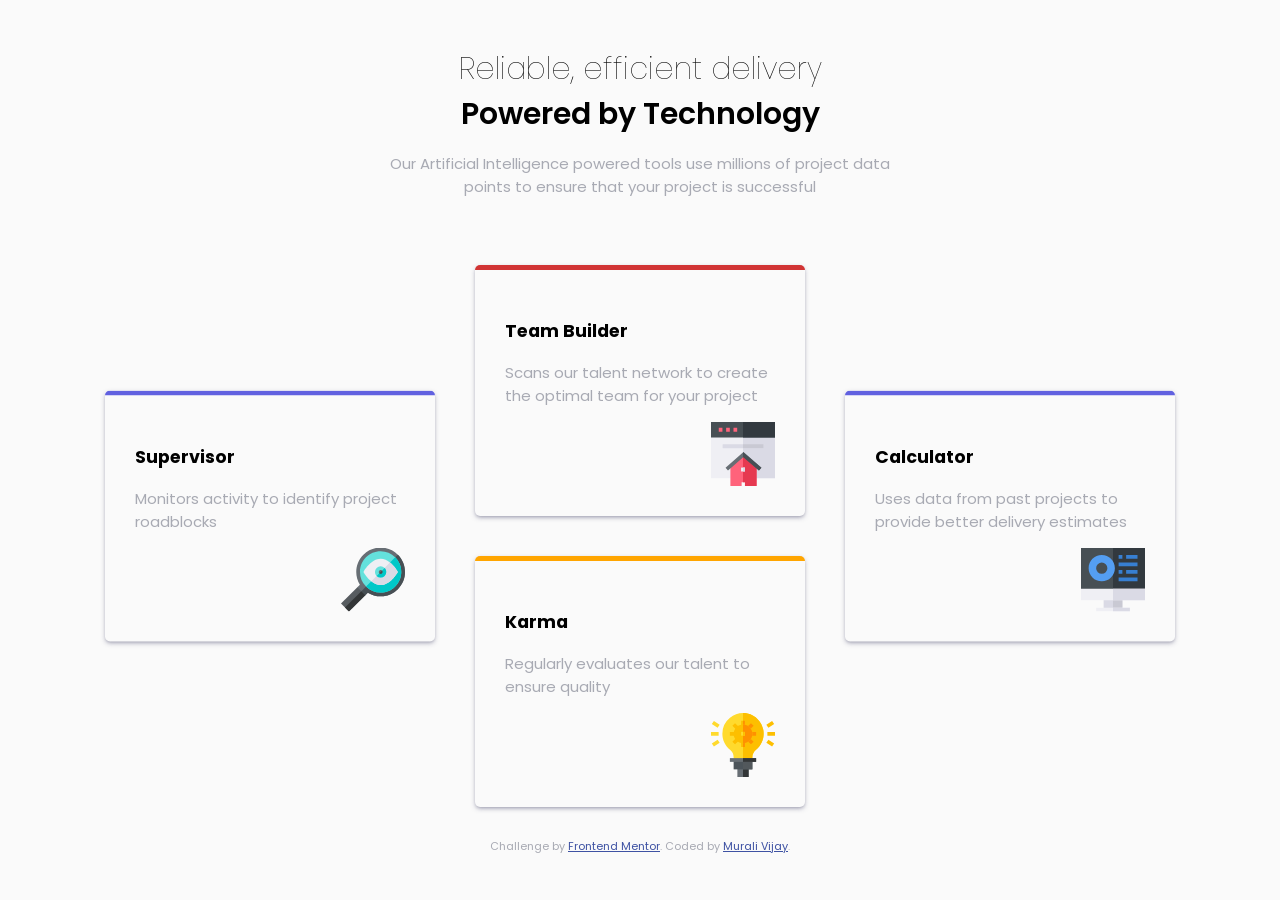
<file: index.html>
<!DOCTYPE html>
<html lang="en">
<head>
  <meta charset="UTF-8">
  <meta name="viewport" content="width=device-width, initial-scale=1.0"> <!-- displays site properly based on user's device -->

  <link rel="icon" type="image/png" sizes="32x32" href="./images/favicon-32x32.png">
  <link rel="stylesheet" href="./index.css">
  
  <title>Frontend Mentor | Four card feature section</title>

  <!-- Feel free to remove these styles or customise in your own stylesheet 👍 -->
  <style>
    .attribution { font-size: 11px; text-align: center; }
    .attribution a { color: hsl(228, 45%, 44%); }
  </style>
</head>
<body>

  <header>
   <h1>Reliable, efficient delivery</h1> 
   <h1 class="strong">Powered by Technology</h1> 
  
   <p>
    Our Artificial Intelligence powered tools use millions of project data points 
    to ensure that your project is successful
   </p> 
  </header>
  
  <div class="container">
   <div class="box box-cyan" id="push">
    <h3>Supervisor</h3>
   <p>Monitors activity to identify project roadblocks</p> 
   <img src="./icon-supervisor.svg" alt="supervisor">
   </div>
  
    <div class="box box-red" id="red-box">
     <h3>Team Builder</h3> 
   <p>Scans our talent network to create the optimal team for your project</p> 
   <img src="./icon-team-builder.svg" alt="teambuilder">
    </div> 

    <div class="box box-blue" id="push" id="blue-box">
     <h3> Calculator</h3>
   <p>Uses data from past projects to provide better delivery estimates</p> 
   <img src="./icon-calculator.svg" alt="Calculator">
    </div>

    <div class="box box-orange" id="orange-box">
      <h3>Karma</h3> 
    <p> Regularly evaluates our talent to ensure quality</p>
    <img src="./icon-karma.svg" alt="karma">
     </div>

  </div>
 
  
  <footer>
    <p class="attribution">
      Challenge by <a href="https://www.frontendmentor.io?ref=challenge" target="_blank">Frontend Mentor</a>. 
      Coded by <a href="#">Murali Vijay</a>.
    </p>
  </footer>
</body>
</html>
</file>
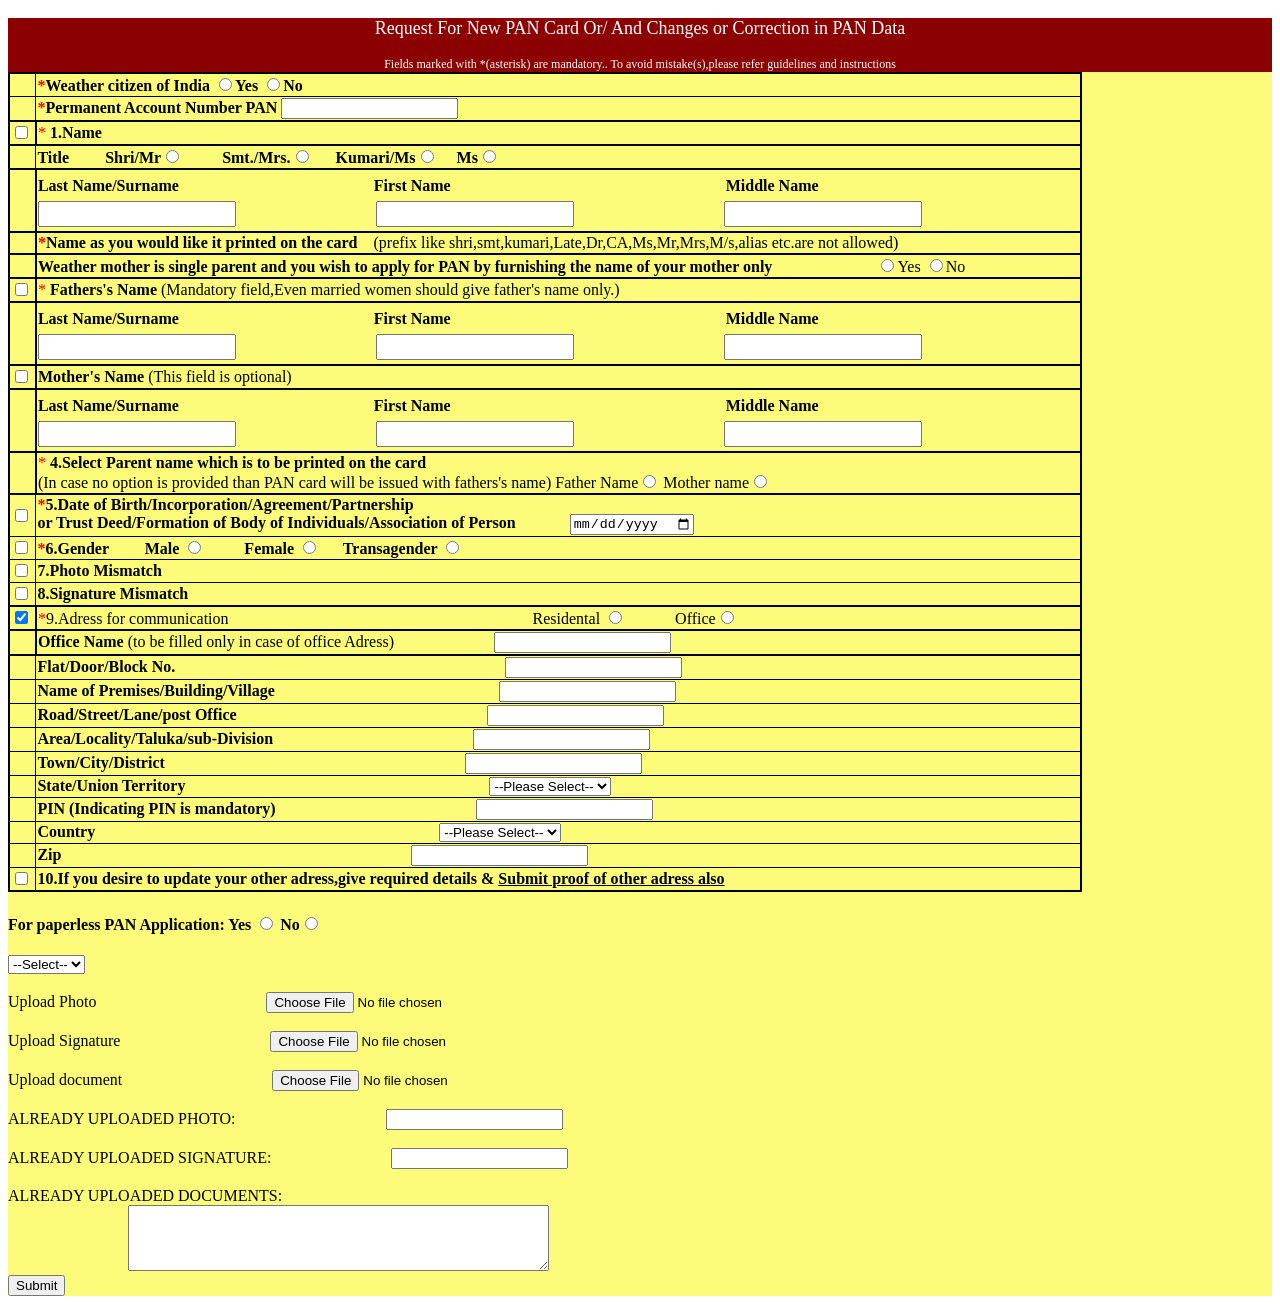
<file: HTML task/index.html>
<!DOCTYPE html>
<html lang="en">
<head>
    <meta charset="UTF-8">
    <meta http-equiv="X-UA-Compatible" content="IE=edge">
    <meta name="viewport" content="width=device-width, initial-scale=1.0">
    <title>Pancard Design</title>
    <link rel="stylesheet" href="index.css">
</head>
<body>
    <div class="container">
        <div class="heading">
     <header>
        <p class="head">Request For New PAN Card Or/ And Changes or Correction in PAN Data</p>
        <p class="subhead">Fields marked with *(asterisk) are mandatory.. To avoid mistake(s),please refer guidelines and instructions</p>
    </header>

     </div>
        <table border="2">
         
          <tr>
              <th></th>
              <th> 
                <strong><span>*</span>Weather citizen of India</strong>
            <label for="yes"><input type="radio">Yes </label> <label for="no"> <input type="radio">No</label></th>
          </tr>
          <tr>
              <th></th>
              <th> <strong><span>*</span>Permanent Account Number PAN</strong>  <input type="text" name="text" required></th>
          </tr>
          <tr>
              <td><input type="checkbox"></td>
              <td><span>*</span> <strong>1.Name</strong> </td>
          </tr>
          <tr>
              <th></th>
              <th><strong>Title </strong> &nbsp;&nbsp; <label class="title" for="Mr">Shri/Mr<input type="radio"></label><label class="title" for="Mrs">Smt./Mrs.<input type="radio">
                <label class="title" for="ms">Kumari/Ms<input type="radio"><label class="title" for="Ms">Ms<input type="radio"></th>
          </tr>
          <tr>
                <td></td>
                <td>
                    <div style="display: flex;margin-bottom: -10px; margin-top: -10px;">
                        <strong style="margin-right: 195px"><p>Last Name/Surname</p></strong>
                        <strong style="margin-right: 275px"><p>First Name</p></strong>
                        <strong><p>Middle Name</p></strong>
                    </div>
                    <div style="display: flex; margin-bottom: 3px">
                        <input type="text" style="margin-right: 140px; width: 190px; height: 20px;" />
                        <input type="text" style="margin-right: 150px; width: 190px;height: 20px;" />
                        <input type="text" style="width: 190px;height: 20px;" />
                    </div>
                </td>
            </tr>
          </tr>
          <tr>
              <td></td>
              <td><strong><span>*</span>Name as you would like it printed on the card</strong> &nbsp;&nbsp;
                (prefix like shri,smt,kumari,Late,Dr,CA,Ms,Mr,Mrs,M/s,alias etc.are not allowed)</td>
          </tr>
          <tr>
              <td></td>
              <td> <strong>Weather mother is single parent and you wish to apply for PAN by furnishing the name of your mother only</strong> 
                <label style="margin-left: 100px;" for="yes"><input type="radio">Yes </label> <label for="no"> <input type="radio">No</label> </td>
              
          </tr>
          <tr>
              <td><input type="checkbox"></td>
              <td><span>*</span> <strong>Fathers's Name</strong> (Mandatory field,Even married women should give father's name only.)</td>
          </tr>
          <tr>
            <td></td>
            <td>
                <div style="display: flex;margin-bottom: -10px; margin-top: -10px;">
                    <strong style="margin-right: 195px"><p>Last Name/Surname</p></strong>
                    <strong style="margin-right: 275px"><p>First Name</p></strong>
                    <strong><p>Middle Name</p></strong>
                </div>
                <div style="display: flex; margin-bottom: 3px">
                    <input type="text" style="margin-right: 140px; width: 190px; height: 20px" />
                    <input type="text" style="margin-right: 150px; width: 190px ; height: 20px;"  />
                    <input type="text" style="width: 190px ; height: 20px;" />
                </div>
            </td>
          </tr>
          <tr>
              <td><input type="checkbox"></td>
              <td> <strong> Mother's Name</strong> (This field is optional)</td>
          </tr>
          <tr>
            <td></td>
            <td>
                <div style="display: flex;margin-bottom: -10px; margin-top: -10px;">
                    <strong style="margin-right: 195px"><p>Last Name/Surname</p></strong>
                    <strong style="margin-right: 275px"><p>First Name</p></strong>
                    <strong><p>Middle Name</p></strong>
                </div>
                <div style="display: flex; margin-bottom: 3px">
                    <input type="text" style="margin-right: 140px; width: 190px; height: 20px" />
                    <input type="text" style="margin-right: 150px; width: 190px;height: 20px;" />
                    <input type="text" style="width: 190px;height: 20px;" />
                </div>
            </td>
          </tr>
          <tr>
              <td></td>
              <td><span>*</span> <strong>4.Select Parent name which is to be printed on the card</strong> <br>
                (In case no option is provided than PAN card will be issued with fathers's name) <label for="fname">Father Name<input type="radio" name="father name"></label>
                <label for="mname">Mother name<input type="radio"></label></td>
          </tr>
          <tr>
              <th><input type="checkbox"></th>
              <th><span>*</span>5.Date of Birth/Incorporation/Agreement/Partnership<br/>
                 or Trust Deed/Formation of Body of Individuals/Association of Person <label for="date"><input style="margin-left: 50px;" type="date"></label></th>
          </tr> 
          <tr>
              <th><input type="checkbox"></th>
              <th><span>*</span>6.Gender &nbsp;&nbsp; <label class="title" for="male">Male <input type="radio"></label><label class="title" for="Female">Female <input type="radio"></label>
                <label for="Transagender">Transagender <input type="radio"></label></th>
          </tr>
          <tr>
              <th><input type="checkbox"></th>
              <th>7.Photo Mismatch</th>
          </tr>
          <tr>
            <th><input type="checkbox"></th>
            <th>8.Signature Mismatch</th>
        </tr>
        <tr>
            <td><input type="checkbox" checked></td>
            <td><span>*</span>9.Adress for communication <label style='margin-left:300px' for="Residental">Residental <input  type="radio"></label><label style="margin-left: 50px; for="Residental">Office<input type="radio"></label</td>
        </tr>
        <tr>
            <td></td>
            <td> <strong>Office Name</strong> (to be filled only in case of office Adress)<input style='margin-left:100px' type="text" name="text" required></td>
        </tr>
        <tr>
            <th></th>
            <th>Flat/Door/Block No.<input style='margin-left:330px' type="text" name="text" required></th>
        </tr>
        <tr>
            <th></th>
            <th>Name of Premises/Building/Village <input style='margin-left:220px' type="text" name="text" required></th>
        </tr>
        <tr>
            <th></th>
            <th>Road/Street/Lane/post Office<input style='margin-left:250px' type="text" name="text" required></th>
        </tr>
        <tr>
            <th></th>
            <th>Area/Locality/Taluka/sub-Division<input style='margin-left:200px' type="text" name="text" required></th>
        </tr>
        <tr>
            <th></th>
            <th>Town/City/District<input style='margin-left:300px' type="text" name="text" required></th>
        </tr>
        <tr>
            <th></th>
            <th>State/Union Territory <select style='margin-left:300px'  id="select">
                <option value="a">--Please Select--</option>
                <option value="A">A</option>
                <option value="B">B</option>
                <option value="C">C</option>
            </select></th>
        </tr>
        <tr>
            <th></th>
            <th>PIN (Indicating PIN is mandatory)<input style='margin-left:200px' type="text" name="text" required></th>
        </tr>
        <tr>
            <th></th>
            <th>Country <select style='margin-left:340px' id="Country">
                <option value="a">--Please Select--</option>
                <option value="A">India</option>
                <option value="B">USA</option>
                <option value="C">England</option>
            </select></th>
        </tr>
        <tr>
            <th></th>
            <th>Zip<input style='margin-left:350px' type="text" name="text" required></th>
        </tr>
        <tr>
            <th><input type="checkbox"></th>
            <th>10.If you desire to update your other adress,give required details & <a href=".#">Submit proof of other adress also</a></th>
        </tr>
        </table>
        <form action="">
        <h4>For paperless PAN Application: <label for="application">Yes <input type="radio"></label> 
            <label for="application">No<input type="radio"></label></h4>
           
            <select name="SELECT" id="pan">
                <option value="pan">--Select--</option>
                <option value="A">A</option>
                <option value="B">B</option>
                <option value="C">C</option>
                <option value="D">D</option>
            </select><br/><br>
        <label id="form" for="photo">Upload Photo<input style="margin-left: 170px;" type="file"></label><br/><br/>
        <label id="form" for="Signature">Upload Signature<input style="margin-left: 150px;" type="file"></label><br/><br/>
        <label id="form" for="doc">Upload document<input style="margin-left: 150px;" type="file"></label><br/><br/>
        <label id="form" for="doc">ALREADY UPLOADED PHOTO:<input style="margin-left: 150px; type="text"></label><br/><br/>
        <label id="form" for="doc">ALREADY UPLOADED SIGNATURE:<input style="margin-left: 120px; type="text"></label><br/><br/>
        <label id="form" for="doc">ALREADY UPLOADED DOCUMENTS: <br/> <TExtarea  style="margin-left: 120px;  id="textarea" rows="4" cols="50"></TExtarea></label><br/>
        <BUtton>Submit</BUtton>

    </form>
    
    </div>
</body>
</html>
</file>
<file: index.css>
@import url('https://fonts.googleapis.com/css2?family=Poppins&display=swap');

*{
    box-sizing: border-box;
}


body{
    font-size: 15px;
    background-color: hsl(0, 0%, 98%);
    font-family: 'poppins',sans-serif;
}
header{
    margin: 47px auto;
    text-align: center;
    max-width: 500px;
}
.container{
    display: flex;
    max-width: 1180px;
    margin: 0 auto;
    justify-content: center;
    flex-wrap: wrap;
}
.box{
    width: 200px;
    padding: 30px;
    margin: 20px;
    width: 330px;
    border-radius: 5px;
    border-top: 5px solid rgb(97, 97, 224);
    box-shadow: rgba(50, 50, 93, 0.5) 0px 2px 5px -1px, rgba(0, 0, 0, 0.1) 0px 1px 3px -1px;
}

h1{
    font-weight: 150;
    margin: 0;
}
h1.strong{
    font-weight: 600;
}
p{
    color: hsl(230, 7%, 68%);
}
.box img{
    display:block;
    margin-left: auto;
}
.box-red{
          border-top: 5px solid hsl(0%, 78%, 62%);
}
#push{
    transform: translateY(50%)
}
#orange-box{
    border-top:5px solid orange;
}
#red-box{
    border-top: 5px solid rgb(209, 52, 52);
}
@media(max-width:775px){
     #push{
        transform: translateY(0);
    }
}
</file>
<file: HTML task/index.css>
.container{
     background-color: rgb(252, 252, 122);
 }
 .heading {
     color: white;
     background-color:darkred;
     width: 100%;
     text-align: center;
     
 }
 table{
     width: 85%;
     text-align: left;
 }

 @media (max-width:480px){
     table{
         width: 80%;
     }
 }
  a{
      color: black;
  }
  table{
      border-collapse: collapse;
  }
  table, td {
	border: 2px solid black;
}
  span{
      color: red;
  }
  .head{
      font-size: 18px;
  }
  .subhead{
      font-size: 12px;
      margin-top: -10px;
      font-family:'italic';
      margin:  0 35px;
  }
  .title{
      width: 80%;
      padding: 20px;
      
  }
</file>
